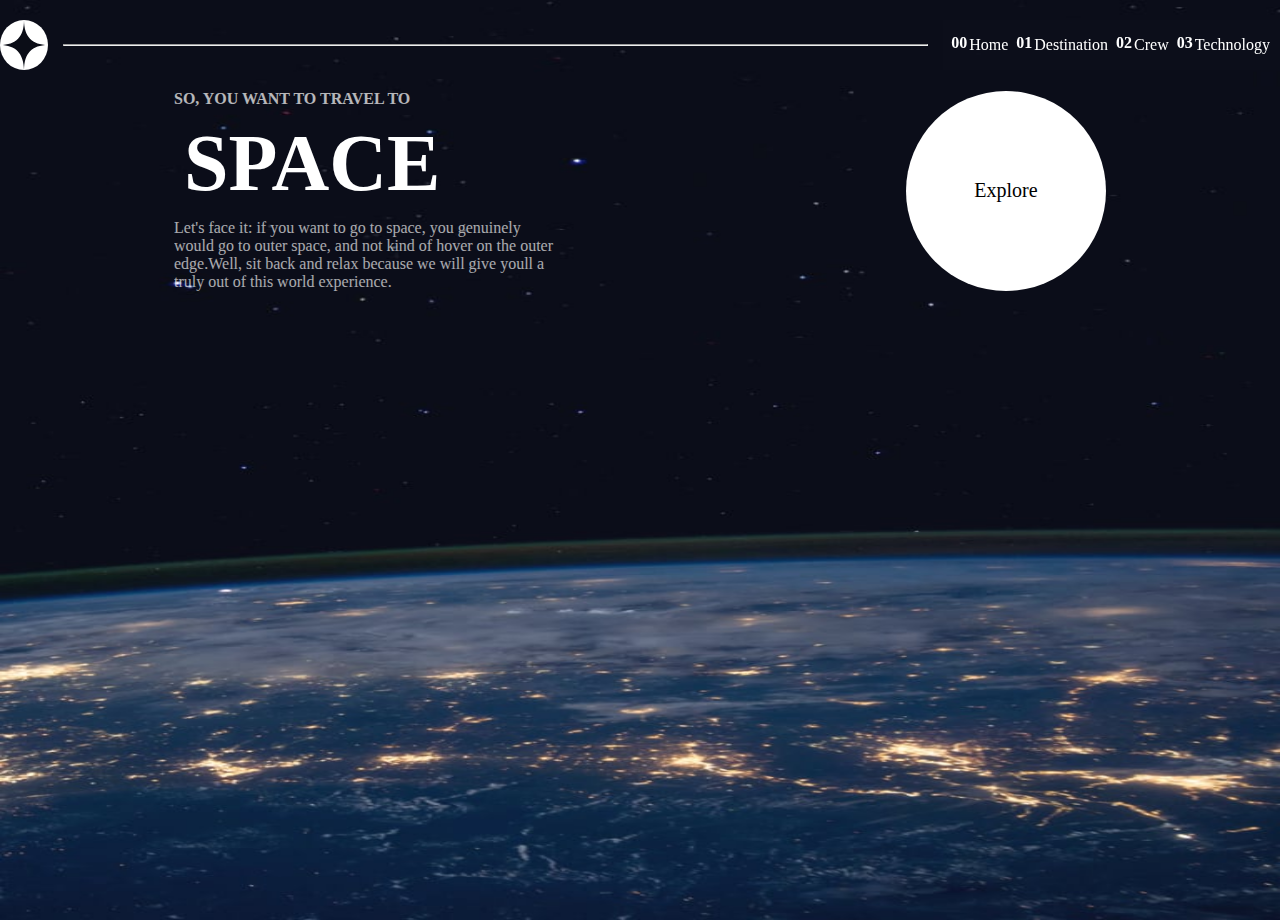
<file: index.html>
<!DOCTYPE html>
<html>

<head>
    <meta charset="UTF-8">
    <meta name="viewport" content="width=device-width, initial-scale=1">
    <title>Frontend Mentor | Space tourism website</title>
    <link rel="stylesheet" href="style.css">
    <style>
    body{background-image: url('./assets/home/background-home-desktop.jpg');}
    @media(max-width:1280px){
        body{
            background-image: url('./assets/home/background-home-tablet.jpg');
        }
    }
    @media(max-width: 760px){
        body{
            background-image: url('./assets/home/background-home-mobile.jpg');

        }
        
        
    }
    </style>
</head>

<body>
    <header>
        <img src="./assets/shared/logo.svg" alt="" id="logo">
        <hr>
        <ul id="nav">
            <li class="nav-link">
                <span>00</span>
                <a href="#">Home</a>
            </li>
            <li class="nav-link">
                <span>01</span>
                <a href="destination.html">Destination</a>
            </li>
            <li class="nav-link">
                <span>02</span>
                <a href="crew.html">Crew</a>
            </li>
            <li class="nav-link">
                <span>03</span>
                <a href="technology.html">Technology</a>
            </li>
        </ul>
        <img id="hamburg" src="/assets/shared/icon-hamburger.svg" alt="hello">

    </header>
    <nav>
        <ul class="nav">
            <li class="nav-link">
                <span>00</span>
                <a href="#">Home</a>
            </li>
            <li class="nav-link">
                <span>01</span>
                <a href="destination.html">Destination</a>
            </li>
            <li class="nav-link">
                <span>02</span>
                <a href="crew.html">Crew</a>
            </li>
            <li class="nav-link">
                <span>03</span>
                <a href="technology.html">Technology</a>
            </li>
        </ul>
    </nav>
    <div class="container">
        <div class="main-content">
        <h4 id="heading-small">SO, YOU WANT TO TRAVEL TO</h4>
        <h1 id="heading-large">SPACE</h1>
        <p id="main-para">Let's face it: if you want to go to space, you genuinely would go to outer space, and not kind of hover on the outer edge.Well, sit back and relax because we will give youll a truly out of this world experience.</p>
        </div>
        
        <div id="explore">
            <a href="destination.html">Explore</a>
        </div>
    </div>
    <script src="./DOM.js"></script>
    <script>
        let hamburg = element('#hamburg');
        let nav = element('nav');
        hamburg.addEventListener('click', () => {
            if(nav.style.display == 'none'){
                nav.style.display = 'block';
            }else{
                nav.style.display = 'none';
            }
        })
    </script>
</body>

</html>
</file>
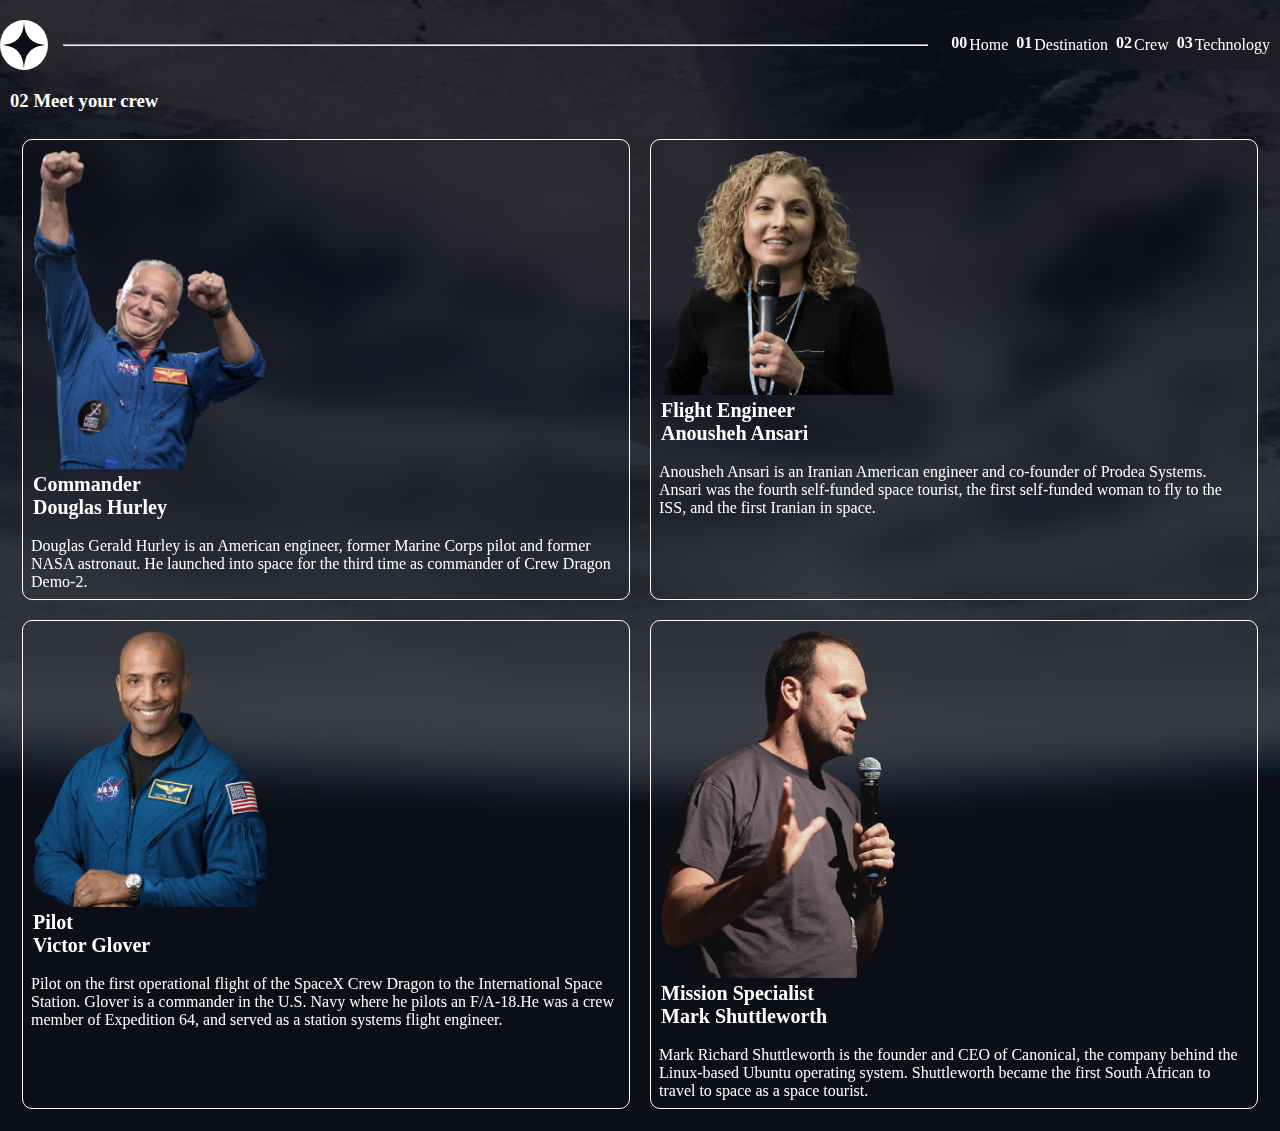
<file: crew.html>
<!DOCTYPE html>
<html>

<head>
    <meta charset="UTF-8">
    <meta name="viewport" content="width=device-width, initial-scale=1">
    <title>Frontend Mentor | Space tourism website</title>
    <link rel="stylesheet" href="style.css">
    <style>
        body{
            background-image: url('/assets/crew/background-crew-desktop.jpg');
        }
        @media(max-width: 1280px){
            body{
                background-image: url('/assets/crew/background-crew-tablet.jpg');
            }
        }
        @media(max-width: 768px){
           body{
               background-image: url('/assets/crew/background-crew-mobile.jpg')
           } 
        }
    </style>
</head>

<body>
    <header>
            <img src="./assets/shared/logo.svg" alt="" id="logo">
            <hr>
            <ul id="nav">
                <li class="nav-link">
                    <span>00</span>
                    <a href="index.html">Home</a>
                </li>
                <li class="nav-link">
                    <span>01</span>
                    <a href="destination.html">Destination</a>
                </li>
                <li class="nav-link">
                    <span>02</span>
                    <a href="crew.html">Crew</a>
                </li>
                <li class="nav-link">
                    <span>03</span>
                    <a href="technology.html">Technology</a>
                </li>
            </ul>
            <img id="hamburg" src="/assets/shared/icon-hamburger.svg" alt="">
        </header>
        <nav>
            <ul class="nav">
                <li class="nav-link">
                    <span>00</span>
                    <a href="index.html">Home</a>
                </li>
                <li class="nav-link">
                    <span>01</span>
                    <a href="destination.html">Destination</a>
                </li>
                <li class="nav-link">
                    <span>02</span>
                    <a href="#">Crew</a>
                </li>
                <li class="nav-link">
                    <span>03</span>
                    <a href="technology.html">Technology</a>
                </li>
            </ul>
        </nav>
    <h3 id="heading">02 Meet your crew</h3>
    <section>
    <div class="card">
    <div class="card-header">
    <img src="./assets/crew/image-douglas-hurley.webp" alt="">
    <h4>Commander<br>
    Douglas Hurley</h4>
    </div>
    <p>
    Douglas Gerald Hurley is an American engineer, former Marine Corps pilot
    and former NASA astronaut. He launched into space for the third time as
    commander of Crew Dragon Demo-2.
    </p>
    </div>
    <div class="card">
    <div class="card-header">
    <img src="./assets/crew/image-anousheh-ansari.png" alt="">
    <h4>Flight Engineer<br>
    Anousheh Ansari</h4>
    </div>
    <p>
    Anousheh Ansari is an Iranian American engineer and co-founder of Prodea Systems.
    Ansari was the fourth self-funded space tourist, the first self-funded woman to
    fly to the ISS, and the first Iranian in space.
    </p>
    </div>
    <div class="card">
        <div class="card-header">
            <img src="./assets/crew/image-victor-glover.png" alt="">
        <h4>Pilot<br>
        Victor Glover</h4>
        </div>
        <p>
        Pilot on the first operational flight of the SpaceX Crew Dragon to the
        International Space Station. Glover is a commander in the U.S. Navy where
        he pilots an F/A-18.He was a crew member of Expedition 64, and served as a
        station systems flight engineer.
        </p>
    </div>
    <div class="card">
        <div class="card-header">
            <img src="./assets/crew/image-mark-shuttleworth.webp" alt="">
            <h4>Mission Specialist<br>
            Mark Shuttleworth</h4>

        </div>
        <p>
          Mark Richard Shuttleworth is the founder and CEO of Canonical, the company behind
          the Linux-based Ubuntu operating system. Shuttleworth became the first South
          African to travel to space as a space tourist.
        </p>
    </div>
    </section>
    <script src="DOM.js"></script>
    <script>
        let hamburg = element('#hamburg');
        let nav = element('nav');
        hamburg.addEventListener('click', () => {
            if (nav.style.display == 'none') {
                nav.style.display = 'block';
            } else {
                nav.style.display = 'none';
            }
        })
    </script>
</body>

</html>
</file>
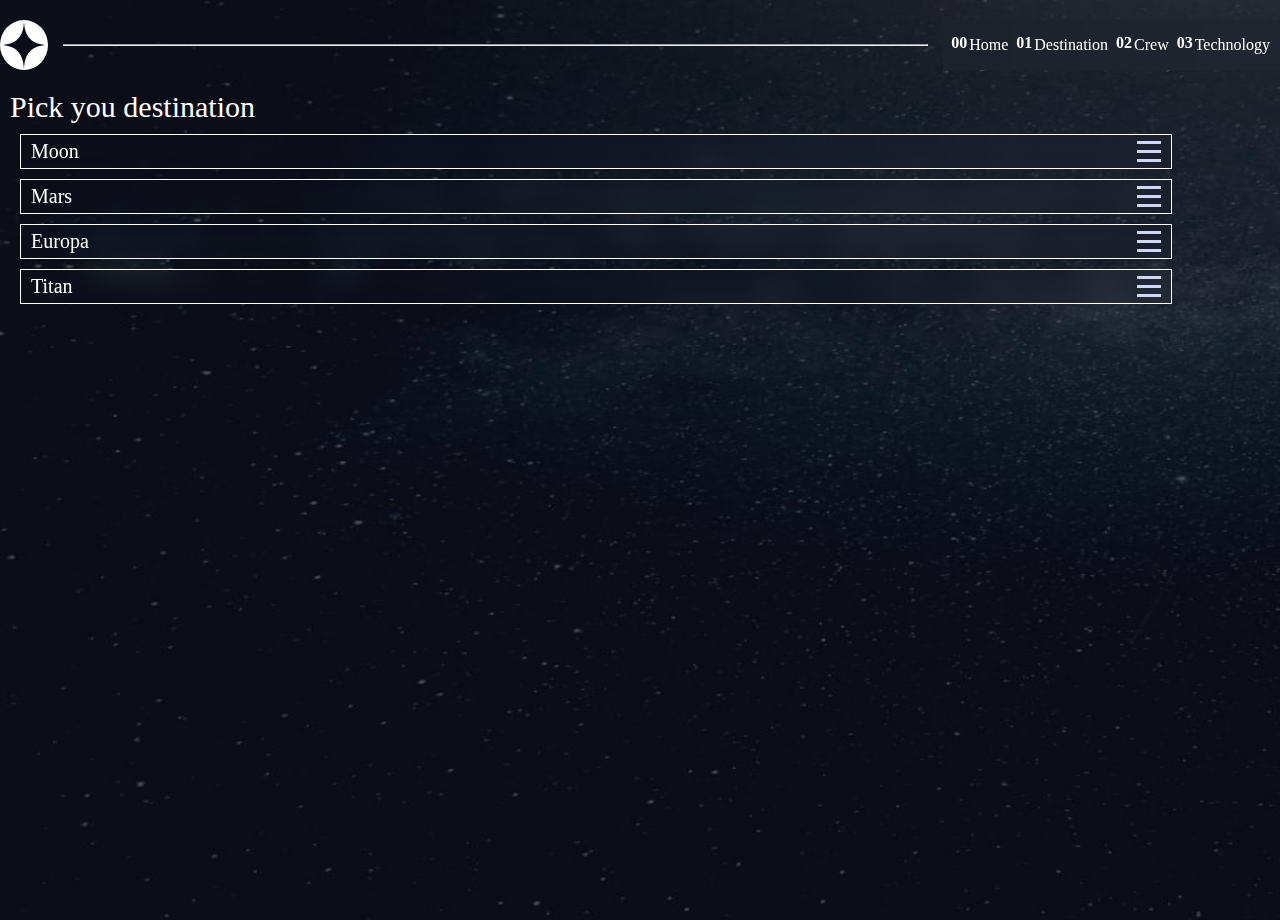
<file: destination.html>
<!DOCTYPE html>
<html>

<head>
    <meta charset="UTF-8">
    <meta name="viewport" content="width=device-width, initial-scale=1">
    <title>Frontend Mentor | Space tourism website</title>
    <link rel="stylesheet" href="style.css">
    <style>
        body{
            background-image: url('/assets/destination/background-destination-desktop.jpg');
        }
        @media(max-width:1280px){
            body{
                background-image: url('/assets/destination/background-destination-tablet.jpg');
            }
        }
        @media(max-width:780px){
            body{
                background-image: url('/assets/destination/background-destination-mobile.jpg');
            }
        }
    </style>
</head>

<body>
    <header>
                <img src="./assets/shared/logo.svg" alt="" id="logo">
                <hr>
                <ul id="nav">
                    <li class="nav-link">
                        <span>00</span>
                        <a href="index.html">Home</a>
                    </li>
                    <li class="nav-link">
                        <span>01</span>
                        <a href="destination.html">Destination</a>
                    </li>
                    <li class="nav-link">
                        <span>02</span>
                        <a href="crew.html">Crew</a>
                    </li>
                    <li class="nav-link">
                        <span>03</span>
                        <a href="technology.html">Technology</a>
                    </li>
                    
                </ul>
                <img id="hamburg" src="/assets/shared/icon-hamburger.svg" alt="">
            </header>
            <nav>
                <ul class="nav">
                    <li class="nav-link">
                        <span>00</span>
                        <a href="index.html">Home</a>
                    </li>
                    <li class="nav-link">
                        <span>01</span>
                        <a href="#">Destination</a>
                    </li>
                    <li class="nav-link">
                        <span>02</span>
                        <a href="crew.html">Crew</a>
                    </li>
                    <li class="nav-link">
                        <span>03</span>
                        <a href="technology.html">Technology</a>
                    </li>
                </ul>
            </nav>
    <div class="destination-container">
        <h3>Pick you destination</h3>
        <ul id="accordion">
            <li class="accordion-item" id="Moon">
                Moon
                <img class="img"  src="./assets/shared/icon-hamburger.svg" alt="">
            </li>
            <div class="output" id="moon-output">
                <h3>Moon</h3>
                <br>
                <p>See our planet as you’ve never seen it before. A perfect relaxing trip away to help
                regain perspective and come back refreshed. While you’re there, take in some history
                by visiting the Luna 2 and Apollo 11 landing sites.
                </p>
                <br>
                <p>
                Avg. distance
                384,400 km
                </p>
                <br>
                <p>
                Est. travel time
                3 days
                </p>
                <br>
            </div>
            <li class="accordion-item" id="Mars">
                Mars
                <img class="img"  src="./assets/shared/icon-hamburger.svg" alt="">
            </li>
            <div class="output" id="mars-output">
                <h3>Mars</h3>
                <br>
                <p>Don’t forget to pack your hiking boots. You’ll need them to tackle Olympus Mons,
                the tallest planetary mountain in our solar system. It’s two and a half times
                the size of Everest!</p>
                <br>
                <p>
                Avg. distance
                225 mil. km
                </p>
                <br>
                <p>
                Est. travel time
                9 months
                </p>
                <br>
            </div>
            <li class="accordion-item" id="Europa">
                Europa
                <img class="img"  src="./assets/shared/icon-hamburger.svg" alt="">
            </li>
            <div class="output" id="europa-output">
                <h3>Europa</h3>
                <br>
                <p>The smallest of the four Galilean moons orbiting Jupiter, Europa is a
                winter lover’s dream. With an icy surface, it’s perfect for a bit of
                ice skating, curling, hockey, or simple relaxation in your snug
                wintery cabin.</p>
                <br>
                <p>
                Avg. distance
                628 mil. km
                </p>
                <br>
                <p>
                Est. travel time
                3 years
                </p>
                <br>
            </div>
            <li class="accordion-item" id="Titan">
                Titan
                <img class="img"  src="./assets/shared/icon-hamburger.svg" alt="">
            </li>
            <div class="output" id="titan-output">
                <h3>Titan</h3>
                
                <p>The only moon known to have a dense atmosphere other than Earth, Titan
                is a home away from home (just a few hundred degrees colder!). As a
                bonus, you get striking views of the Rings of Saturn.</p>
                <br>
                <p>
                Avg. distance
                1.6 bil. km
                </p>
                <br>
                <p>
                Est. travel time
                7 years
                </p>
            </div>
        </ul>
    </div>
    <script src="DOM.js"></script>
    <script>
        //accordion
        const accordionItems = elements('.accordion-item');
        accordionItems.forEach(item => {
            click(item, () => {
                let output = item.nextElementSibling
                if (output.style.display == 'none') {
                    setDisplay(output, 'block');
                } else {
                    hide(output);
                }
            })
        })
        //global
        let hamburg = element('#hamburg');
        let nav = element('nav');
        hamburg.addEventListener('click', () => {
            if (nav.style.display == 'none') {
                nav.style.display = 'block';
            } else {
                nav.style.display = 'none';
            }
        })
    </script>
</body>

</html>
</file>
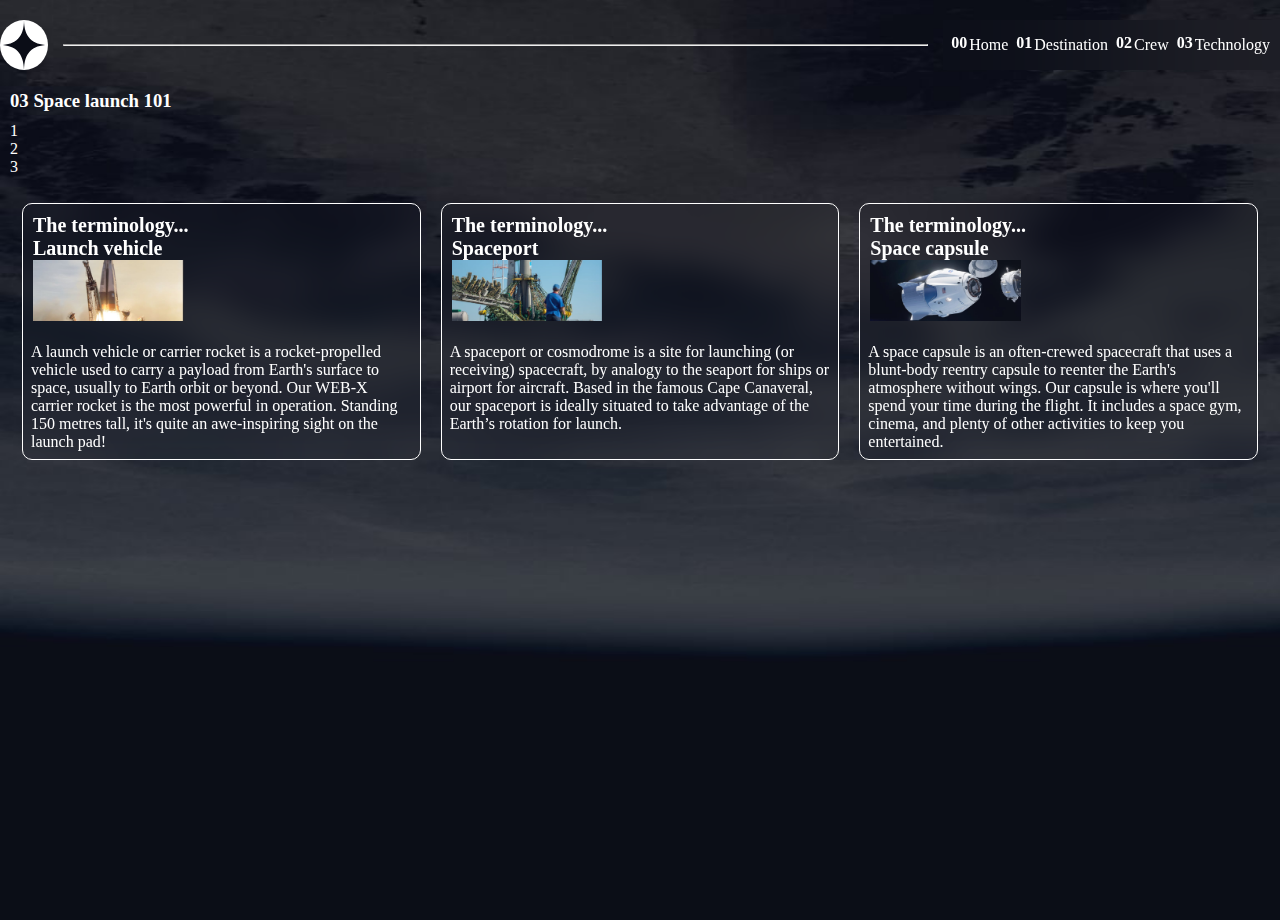
<file: technology.html>
<!DOCTYPE html>
<html>

<head>
    <meta charset="UTF-8">
    <meta name="viewport" content="width=device-width, initial-scale=1">
    <title>Frontend Mentor | Space tourism website</title>
    <link rel="stylesheet" href="style.css">
    <style>
        body{
            background-image: url('/assets/crew/background-crew-desktop.jpg')
        }
        @media(max-width:1280px){
            body{
                background-image: url('/assets/crew/background-crew-tablet.jpg');
            }
        }
        @media(max-width:728px) {
            body{
                background-image: url('/assets/crew/background-crew-mobile.jpg');
            }
        }
    </style>
</head>

<body>
    <header>
            <img src="./assets/shared/logo.svg" alt="" id="logo">
            <hr>
            <ul id="nav">
                <li class="nav-link">
                    <span>00</span>
                    <a href="index.html">Home</a>
                </li>
                <li class="nav-link">
                    <span>01</span>
                    <a href="destination.html">Destination</a>
                </li>
                <li class="nav-link">
                    <span>02</span>
                    <a href="crew.html">Crew</a>
                </li>
                <li class="nav-link">
                    <span>03</span>
                    <a href="technology.html">Technology</a>
                </li>
            </ul>
            <img id="hamburg" src="/assets/shared/icon-hamburger.svg" alt="">

        </header>
        <nav>
            <ul class="nav">
                <li class="nav-link">
                    <span>00</span>
                    <a href="index.html">Home</a>
                </li>
                <li class="nav-link">
                    <span>01</span>
                    <a href="destination.html">Destination</a>
                </li>
                <li class="nav-link">
                    <span>02</span>
                    <a href="crew.html">Crew</a>
                </li>
                <li class="nav-link">
                    <span>03</span>
                    <a href="#">Technology</a>
                </li>
            </ul>
        </nav>
    <h3 id="heading">03 Space launch 101</h3>
    <ul id="nums">
        <li class="num">1</li>
        <li class="num">2</li>
        <li class="num">3</li>
    </ul>
    <section id="tech-cards">
    <div class="card">
        <div class="card-header">
            <h4>The terminology...<br>
            Launch vehicle</h4>
            <img src="./assets/technology/image-launch-vehicle-landscape.jpg" alt="">
        </div>
        <p>
          A launch vehicle or carrier rocket is a rocket-propelled vehicle used to carry a
          payload from Earth's surface to space, usually to Earth orbit or beyond. Our
          WEB-X carrier rocket is the most powerful in operation. Standing 150 metres tall,
          it's quite an awe-inspiring sight on the launch pad!
         </p>
    </div>
    <div class="card">
        <div class="card-header">
            <h4>The terminology...<br>
                Spaceport</h4>
            <img src="./assets/technology/image-spaceport-landscape.jpg" alt="">
        </div>
        <p>
        A spaceport or cosmodrome is a site for launching (or receiving) spacecraft, by analogy to the seaport for ships or airport for aircraft. Based in the famous Cape Canaveral, our spaceport is ideally situated to take advantage of the Earth’s rotation for launch.        
        </p>
    </div>
    <div class="card">
        <div class="card-header">
            <h4>The terminology...<br>
                Space capsule</h4>
            <img src="./assets/technology/image-space-capsule-landscape.jpg" alt="">
        </div>
        <p>
            A space capsule is an often-crewed spacecraft that uses a blunt-body reentry capsule to reenter the Earth's atmosphere without wings. Our capsule is where you'll spend your time during the flight. It includes a space gym, cinema, and plenty of other activities to keep you entertained.
        </p>
    </div>
    </section>
    <script src="DOM.js"></script>
    <script>
        let hamburg = element('#hamburg');
        let nav = element('nav');
        hamburg.addEventListener('click', () => {
            if (nav.style.display == 'none') {
                setDisplay(nav, 'block')
            } else {
                hide(nav);
            }
        })
    </script>
</body>

</html>
</file>
<file: style.css>
/*global*/
*{
    margin: 0;
    padding: 0;
    box-sizing: border-box;
}
body{
    background-size: 100% 100%;
    width: 100vw;
    min-height: 100vh;
    color: white;
   /*background-repeat:  no-repeat;*/
}
header{
    display: flex;
    width:100vw;
    justify-content: space-between;
    min-height: 50px;
    margin: 20px 0;
}
hr{
    display: block;
    width: 100%;
    height: 0;
    align-self: center;
    margin: 15px;
}
#nav, .nav{
    display: flex;
    align-items: center;
    backdrop-filter: blur(70px);
    padding: 0 5px;
}
.nav-link{
    list-style: none;
    text-decoration: none;
    color: #fff;
    margin: 0 3px;
    display: flex;
}
.nav-link span {
    font-weight: 750;
}
.nav-link a{
    color: white;
    text-decoration: none;
    margin: 2px;
}
.nav-link a:hover{
    color: coral;
}
#hamburg{
    display: none;
}
nav{
    margin: 20px;
    border-bottom: 1px solid white;
    display: none;
}
/*index.html*/
.container{
    display: flex;
    justify-content: space-around;
    align-items: center;
}
.main-content{
    width: 30%;
}
#heading-small{
    opacity: 70%;
}
#heading-large{
    font-size: 80px;
    margin: 10px;
}
#main-para{
    opacity: 65%;
}
#explore{
    background-color:#fff;
    color: black;
    border-radius:50%;
    width: 200px;
    height: 200px;
    display: flex;
    justify-content: center;
    align-items: center;
    font-size: 20px;
}
#explore a{
    color: #000;
    text-decoration: none;
}
#explore a:hover{
    color:steelblue;
}

/*destination.html*/

.destination-container h3{
    font-size: 30px;
    font-weight: 500;
    margin: 10px;
}
#accordion{
    width: 90vw;
    margin: 10px;
    height: 100px;
}
.accordion-item{
    width: 100%;
    backdrop-filter: blur(10px);
    border: 1px solid white;
    list-style: none;
    height: 35px;
    font-size: 20px;
    display: flex;
    align-items: center;
    justify-content:space-between;
    padding: 10px;
    margin: 10px;
}
.output{
    min-height: 35px;
    backdrop-filter: blur(10px);
    border: 1px solid white;
    color: steelblue;
    padding: 5px;
    margin-bottom: 10px;
    display: none;
}
/* Crew.html */
#heading{
    margin: 10px;
}
section{
    margin: 5px;
    padding: 7px;
}
.card{
    border: 1px solid #fff;
    border-radius: 10px;
    margin: 10px;
    backdrop-filter: blur(15px);
}
.card-header {
    padding: 10px;
}
.card-header h4 {
    font-size: 20px;
}
.card img{
    width: 40%;
    height: 40%;
}
.card p{
    margin: 8px;
}
/* technology */
#nums{
    margin: 10px;
}
.num{
    list-style: none;
}
/*Media*/
@media(min-width: 1280px){
    section{
        display: grid;
        grid-template-columns:repeat(4, 1fr);
    }
    #tech-cards {
        grid-template-columns: repeat(3, 1fr);
    }
}
@media(max-width: 1280px) {
    section {
        display: grid;
        grid-template-columns: repeat(2, 1fr);
    }
}

@media(max-width: 768px){
    /* global */
    #nav{
        display: none;
    }
    #hamburg{
        display: block;
        backdrop-filter: blur(30px);
        width: 50px;
        height: 20px;
        margin: 10px;
    }
    h3{
        margin:0 20px;
    }
    /* index */
    .container{
        display: block;
        padding: 20px;
        text-align: center;
    }
    .main-content{
        width: 80vw;
        margin: 30px;
    }
    #heading-small{
        width: 100%;
    }
    #explore{
        margin: 30px;
    }
    /* destination */
    #accordion{
        display: block;
        width: 75vw;
    }
    .output{
        margin: 10px;
        width: 75vw;
    }
    /* crew */
    /* technology */
    .num{
        margin: 0 20px;
    }
    section{
        display: block;
    }
    .accordion-item{
        margin: 10px;
    }
    .destination-container{
        margin: 10px;
    }
}
</file>
